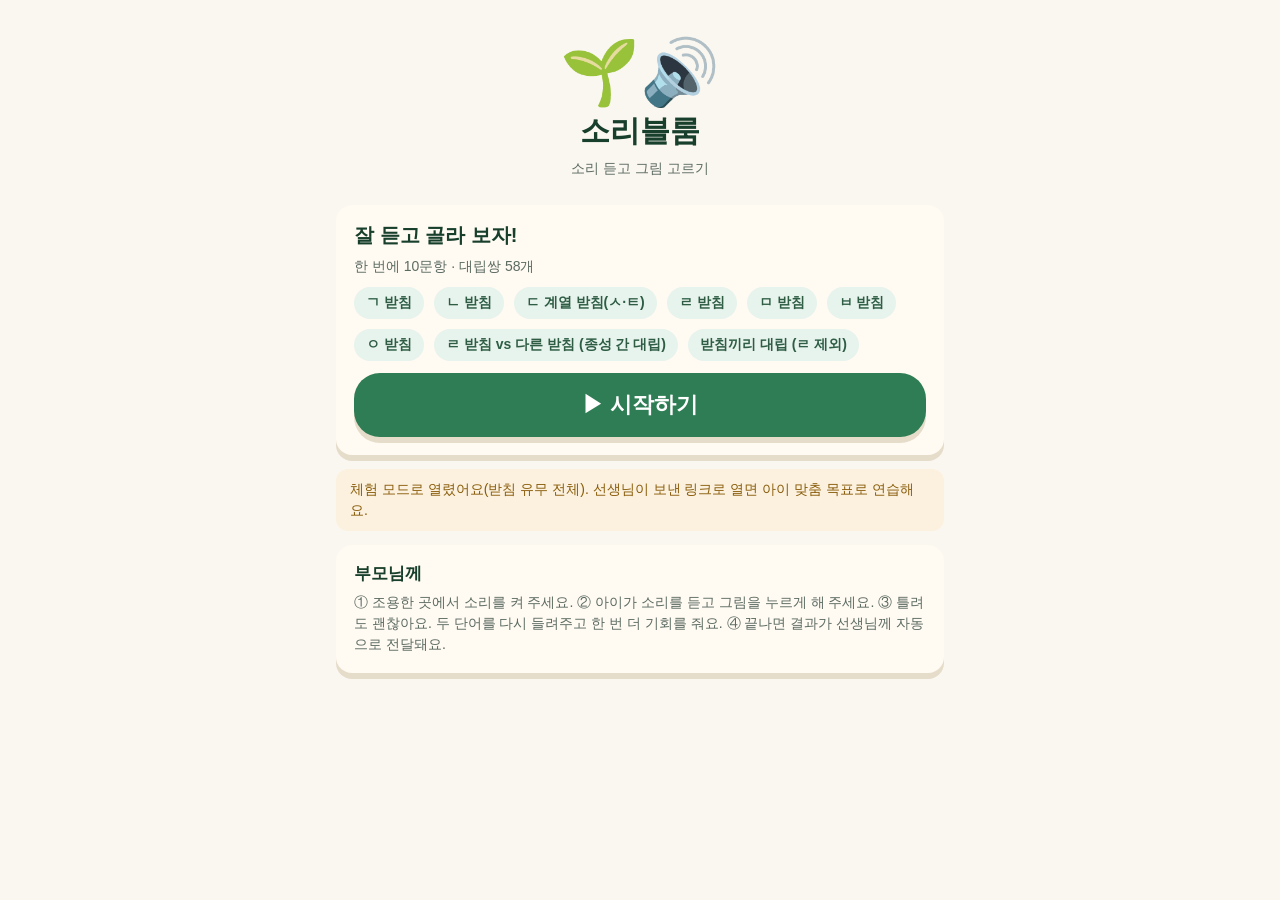
<file: index.html>
<!DOCTYPE html>
<html lang="ko">
<head>
<meta charset="utf-8">
<meta name="viewport" content="width=device-width, initial-scale=1, viewport-fit=cover">
<title>소리블룸 — 소리 듣고 고르기</title>
<meta name="description" content="종성·초성 대립쌍을 듣고 그림을 고르는 조음 변별 홈워크">
<meta name="theme-color" content="#173F2B">
<link rel="manifest" href="manifest.webmanifest">
<link rel="icon" href="favicon.svg" type="image/svg+xml">
<link rel="apple-touch-icon" href="apple-touch-icon.png">
<meta name="apple-mobile-web-app-capable" content="yes">
<meta name="apple-mobile-web-app-status-bar-style" content="black-translucent">
<link rel="stylesheet" href="css/style.css?v=7">
</head>
<body>
<main class="practice">

  <!-- 시작 -->
  <section id="s-start" class="hidden">
    <div class="hero">
      <div class="logo">🌱🔊</div>
      <h1>소리블룸</h1>
      <p class="muted">소리 듣고 그림 고르기</p>
    </div>
    <div class="card">
      <h2 id="greet">잘 듣고 골라 보자!</h2>
      <p id="setinfo" class="muted"></p>
      <div id="targets" class="row" style="margin:8px 0 12px"></div>
      <div id="history"></div>
      <button class="btn big block" id="btn-start">▶ 시작하기</button>
    </div>
    <div id="demo" class="notice hidden">체험 모드로 열렸어요(받침 유무 전체). 선생님이 보낸 링크로 열면 아이 맞춤 목표로 연습해요.</div>
    <div class="card" style="margin-top:14px">
      <h3>부모님께</h3>
      <p class="muted" style="margin:0">① 조용한 곳에서 소리를 켜 주세요. ② 아이가 소리를 듣고 그림을 누르게 해 주세요. ③ 틀려도 괜찮아요. 두 단어를 다시 들려주고 한 번 더 기회를 줘요. ④ 끝나면 결과가 선생님께 자동으로 전달돼요.</p>
    </div>
  </section>

  <!-- 연습 -->
  <section id="s-play" class="hidden">
    <div class="row between" style="margin-bottom:4px">
      <span class="chip wash" id="counter">1 / 10</span>
      <span class="muted">🌱 소리블룸</span>
    </div>
    <div class="progress" id="progress"></div>
    <button class="speaker" id="speaker" aria-label="다시 듣기"></button>
    <div id="break" class="card hidden" style="text-align:center">
      <div style="font-size:56px;line-height:1">🌟</div>
      <h2 id="break-title">벌써 절반 했어요!</h2>
      <p id="break-score" class="muted"></p>
      <p>물 한 모금 마시고, 준비되면 눌러 주세요.</p>
      <button class="btn big" id="btn-continue">▶ 계속하기</button>
    </div>
    <div class="choices" id="choices"></div>
    <div class="hint" id="hint"></div>
  </section>

  <!-- 결과 -->
  <section id="s-end" class="hidden">
    <div class="hero">
      <div class="logo">🎉</div>
      <h1>다 했어요!</h1>
    </div>
    <div class="card">
      <div class="score" id="score">0 / 10</div>
      <div class="stars" id="stars"></div>
      <p id="endmsg" style="text-align:center;font-weight:700;margin-top:8px"></p>
      <table class="pairs" id="pairtable"></table>
      <p class="muted" style="margin-top:6px">처음에 맞힌 수 기준 · (+n)은 다시 듣고 맞힌 수</p>
      <div id="trend-end"></div>
    </div>
    <div id="sync"></div>
    <div class="row center" style="margin-top:16px">
      <button class="btn big" id="btn-again">🔁 한 번 더</button>
      <button class="btn ghost" id="btn-home">처음으로</button>
    </div>
  </section>

</main>
<div class="toast" id="toast"></div>
<script src="js/config.js?v=7"></script>
<script src="js/words.js?v=7"></script>
<script src="js/store.js?v=7"></script>
<script src="js/app.js?v=7"></script>
</body>
</html>
</file>
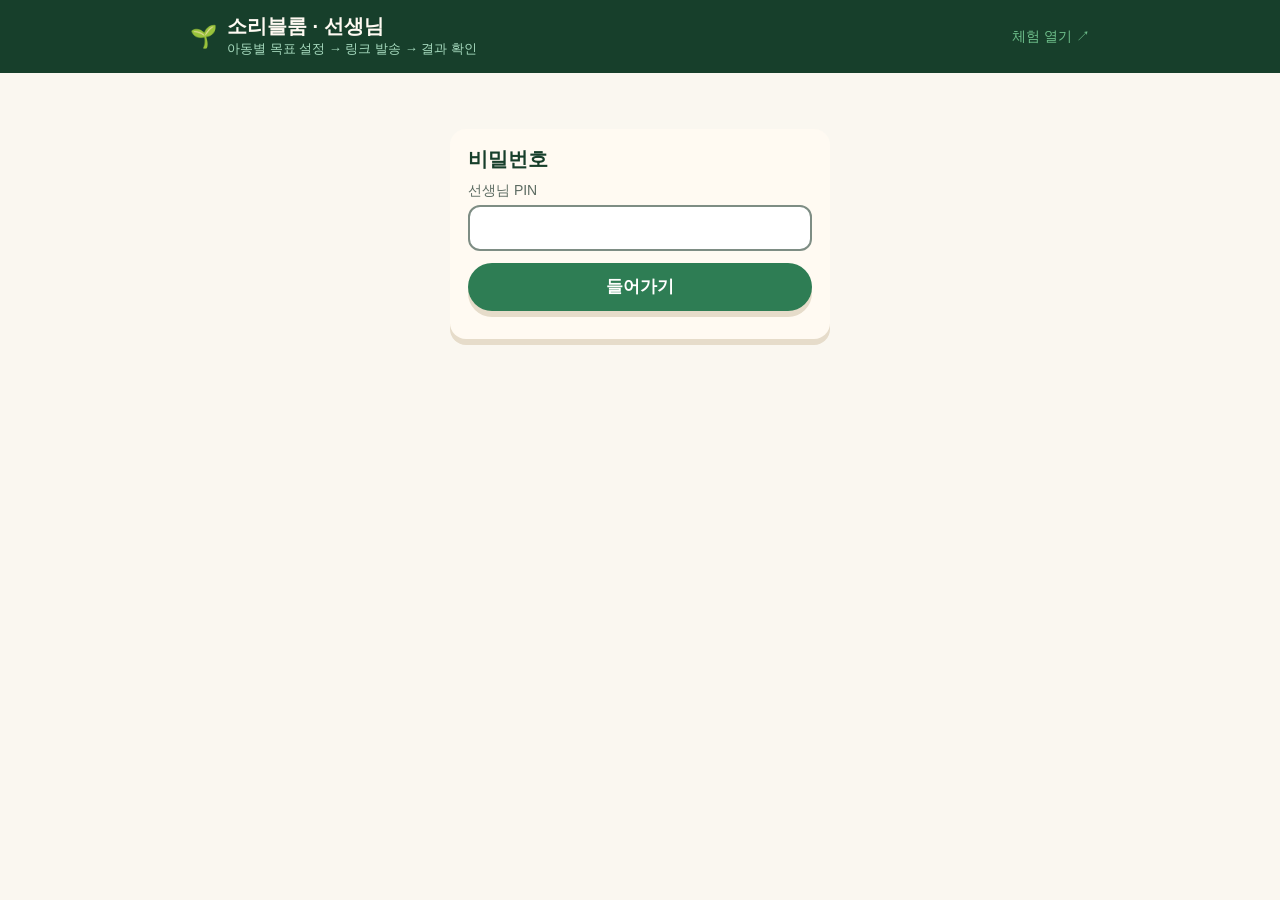
<file: teacher.html>
<!DOCTYPE html>
<html lang="ko">
<head>
<meta charset="utf-8">
<meta name="viewport" content="width=device-width, initial-scale=1">
<title>소리블룸 — 선생님</title>
<meta name="robots" content="noindex">
<meta name="theme-color" content="#173F2B">
<link rel="icon" href="favicon.svg" type="image/svg+xml">
<link rel="stylesheet" href="css/style.css?v=7">
</head>
<body>
<header class="band">
  <div class="inner">
    <span style="font-size:22px">🌱</span>
    <div><h1>소리블룸 · 선생님</h1><div class="sub">아동별 목표 설정 → 링크 발송 → 결과 확인</div></div>
    <span class="spacer"></span>
    <span id="online" class="sub"></span>
    <a href="index.html">체험 열기 ↗</a>
  </div>
</header>

<main class="wrap wide">

  <!-- PIN -->
  <section id="t-pin" class="hidden">
    <div class="card" style="max-width:380px;margin:40px auto">
      <h2>비밀번호</h2>
      <form id="pinform">
        <label class="field"><span>선생님 PIN</span><input type="password" id="pin" inputmode="numeric" autocomplete="off" autofocus></label>
        <button class="btn block" type="submit">들어가기</button>
        <p id="pinerr" class="muted" style="color:var(--danger);margin-top:8px"></p>
      </form>
    </div>
  </section>

  <section id="t-main" class="hidden">
    <div class="tabs">
      <button data-tab="list" class="on">아동 목록</button>
      <button data-tab="new">＋ 새 아동</button>
      <button data-tab="detail" id="tab-detail" class="hidden">상세</button>
    </div>
    <div id="netnotice"></div>

    <!-- 목록 -->
    <div id="tab-list">
      <div class="card white">
        <div class="row between"><h2 style="margin:0">아동 목록</h2><button class="btn ghost sm" id="refresh">새로고침</button></div>
        <div id="children" class="list" style="margin-top:12px"></div>
      </div>
    </div>

    <!-- 새 아동 / 편집 -->
    <div id="tab-new" class="hidden">
      <div class="card white">
        <h2 id="formtitle">새 아동</h2>
        <label class="field"><span>아이 별칭(이름 대신 별칭·이니셜 권장)</span><input type="text" id="nick" placeholder="예: 지후, ㄱㅊㅇ" maxlength="12"></label>
        <div class="row" style="margin-bottom:12px">
          <label class="field" style="flex:1;min-width:140px"><span>한 세트 문항 수</span>
            <select id="n"><option>5</option><option selected>10</option><option>15</option><option>20</option><option>30</option><option>40</option><option>50</option><option>60</option></select></label>
          <label class="chk" style="flex:1"><input type="checkbox" id="retry" checked><span>오답 시 다시 듣고 재시도 1회</span></label>
        </div>
        <label class="field"><span>보기 수(난이도)</span>
          <select id="choices"><option value="2" selected>2택1 — 대립쌍 두 그림</option><option value="3">3택1 — 다른 쌍의 그림 하나 추가(주의력↑)</option></select></label>
        <div class="row" style="margin-bottom:12px">
          <label class="chk" style="flex:1"><input type="checkbox" id="showText" checked><span>그림 아래 글자 표시</span></label>
          <label class="chk" style="flex:1"><input type="checkbox" id="showJamo" checked><span>자모 칩(받침 색 강조) 표시</span></label>
        </div>
        <h3>목표 대립쌍</h3>
        <p class="muted">그룹을 체크하면 그 그룹의 쌍이 모두 선택돼요. 쌍을 개별로 빼거나 넣을 수 있어요.</p>
        <h3 style="margin-top:12px;font-size:15px;color:var(--ink-muted)">초기 변별 · 음절</h3>
        <div id="groups-syl"></div>
        <h3 style="margin-top:12px;font-size:15px;color:var(--ink-muted)">받침(종성) 유무</h3>
        <div id="groups-jong"></div>
        <h3 style="margin-top:12px;font-size:15px;color:var(--ink-muted)">초성 대립</h3>
        <div id="groups-cho"></div>
        <p class="muted" id="selcount"></p>
        <div class="row" style="margin-top:12px">
          <button class="btn" id="save">저장하고 링크 만들기</button>
          <button class="btn ghost" id="cancel">취소</button>
        </div>
      </div>
    </div>

    <!-- 상세 -->
    <div id="tab-detail-body" class="hidden">
      <div class="card white">
        <div class="row between">
          <h2 id="d-title" style="margin:0"></h2>
          <div class="row"><button class="btn ghost sm" id="edit">목표 수정</button><button class="btn ghost sm" id="del" style="color:var(--danger)">삭제</button></div>
        </div>
        <p class="muted" id="d-meta"></p>
        <div id="d-targets" class="row" style="margin:8px 0"></div>
        <h3 style="margin-top:14px">부모님께 보낼 링크</h3>
        <div class="linkbox"><input type="text" id="d-link" readonly><button class="btn sm" id="copy">복사</button></div>
        <div class="row" style="margin-top:8px"><button class="btn ghost sm" id="share">공유…</button><button class="btn ghost sm" id="preview">미리보기 ↗</button><button class="btn ghost sm" id="copymsg">안내 문구 복사</button></div>
        <div class="qr" id="qr"></div>
      </div>
      <div class="card white">
        <div class="row between"><h2 style="margin:0">연습 기록</h2><span class="muted" id="d-count"></span></div>
        <div id="d-trend" class="trend" style="margin:10px 0"></div>
        <h3>대립쌍별 누적 정확도</h3>
        <table class="pairs" id="d-pairs"></table>
        <h3 style="margin-top:14px">세션</h3>
        <div class="sessions" id="d-sessions"></div>
      </div>
    </div>
  </section>
</main>
<div class="toast" id="toast"></div>
<script src="js/qrcode.min.js?v=7"></script>
<script src="js/config.js?v=7"></script>
<script src="js/words.js?v=7"></script>
<script src="js/store.js?v=7"></script>
<script src="js/teacher.js?v=7"></script>
</body>
</html>
</file>
<file: css/style.css>
/* 소리블룸 — Bloom 하우스 톤(크림 캔버스 · 4단 그린 · Tactile Ledge) */
:root {
  --canvas: #FAF7F0; --paper: #FFFAF2; --white: #FFFFFF; --sand: #F1ECE1; --line: #ECE5D8; --border: #7E8D84;
  --sprout: #6DBE8A; --green: #2E7D54; --forest: #2E5D44; --house: #173F2B; --mint: #A8DCC0; --wash: #E7F3ED;
  --ink: #2E5D44; --ink-deep: #173F2B; --ink-warm: #2B2621; --ink-muted: #5C6B62;
  --coral: #F2845C; --coral-wash: #FDE8DC; --peach: #F5C9A8;
  --danger: #B03A2E; --danger-wash: #F8ECE5; --warn-ink: #8A5D0C; --warn-wash: #FBF1DE; --focus: #2B6FFF;
  --ledge: #E6DCCA; --shadow: 0 6px 0 var(--ledge);
  --ease: cubic-bezier(.23, 1, .32, 1);
  --r: 16px; --r-lg: 26px;
  --hl: #A8421F;  /* 대립 자모 강조(깊은 코랄, 텍스트 가능 5.83:1) */
}
* { box-sizing: border-box; -webkit-tap-highlight-color: transparent; }
html, body { margin: 0; padding: 0; }
body {
  background: var(--canvas); color: var(--ink); min-height: 100dvh;
  font-family: "Pretendard Variable", Pretendard, -apple-system, BlinkMacSystemFont, "Apple SD Gothic Neo", "Noto Sans KR", "Malgun Gothic", sans-serif;
  font-size: 17px; line-height: 1.5; -webkit-font-smoothing: antialiased;
}
button, input, select { font: inherit; color: inherit; }
button { cursor: pointer; border: 0; background: none; }
h1, h2, h3 { color: var(--ink-deep); margin: 0 0 8px; line-height: 1.25; }
h1 { font-size: 26px; } h2 { font-size: 20px; } h3 { font-size: 17px; }
p { margin: 0 0 10px; }
.muted { color: var(--ink-muted); font-size: 14px; }
.hidden { display: none !important; }
:focus-visible { outline: 3px solid var(--focus); outline-offset: 2px; box-shadow: 0 0 0 5px var(--canvas); }

.wrap { max-width: 560px; margin: 0 auto; padding: 16px; }
.wrap.wide { max-width: 900px; }

/* 상단 밴드 */
.band { background: var(--house); color: var(--paper); padding: 14px 16px; }
.band .inner { max-width: 900px; margin: 0 auto; display: flex; align-items: center; gap: 10px; }
.band h1 { color: var(--paper); font-size: 20px; margin: 0; }
.band .sub { color: var(--mint); font-size: 13px; }
.band .spacer { flex: 1; }
.band a { color: var(--sprout); text-decoration: none; font-size: 14px; }

/* 카드 · 버튼 */
.card { background: var(--paper); border-radius: var(--r); padding: 18px; box-shadow: var(--shadow); margin-bottom: 14px; }
.card.white { background: var(--white); }
.btn {
  display: inline-flex; align-items: center; justify-content: center; gap: 8px; min-height: 48px; padding: 0 22px;
  border-radius: 999px; background: var(--green); color: #fff; font-weight: 700; font-size: 17px;
  box-shadow: var(--shadow); transition: transform .12s var(--ease), box-shadow .12s var(--ease);
}
.btn:active { transform: translateY(4px); box-shadow: 0 2px 0 var(--ledge); }
.btn.big { min-height: 64px; font-size: 22px; padding: 0 34px; border-radius: var(--r-lg); }
.btn.ghost { background: var(--paper); color: var(--forest); border: 2px solid var(--border); box-shadow: none; }
.btn.ghost:active { transform: none; }
.btn.sm { min-height: 40px; font-size: 15px; padding: 0 16px; }
.btn.danger { background: var(--danger); }
.btn:disabled { opacity: .5; pointer-events: none; }
.btn.block { width: 100%; }
.row { display: flex; gap: 10px; flex-wrap: wrap; align-items: center; }
.row.between { justify-content: space-between; }
.row.center { justify-content: center; }
.stack { display: flex; flex-direction: column; gap: 10px; }

/* 입력 */
label.field { display: block; margin-bottom: 12px; }
label.field > span { display: block; font-size: 14px; color: var(--ink-muted); margin-bottom: 4px; }
input[type=text], input[type=password], input[type=number], select {
  width: 100%; min-height: 46px; padding: 8px 12px; border: 2px solid var(--border); border-radius: 12px; background: var(--white);
}
.chk { display: flex; align-items: center; gap: 10px; min-height: 44px; padding: 6px 10px; border-radius: 12px; cursor: pointer; }
.chk:hover { background: var(--wash); }
.chk input { width: 22px; height: 22px; accent-color: var(--green); }
.chk .desc { color: var(--ink-muted); font-size: 13px; }
.chip { display: inline-flex; align-items: center; min-height: 32px; padding: 0 12px; border-radius: 999px; background: var(--mint); color: var(--forest); font-size: 14px; font-weight: 600; }
.chip.warn { background: var(--warn-wash); color: var(--warn-ink); }
.chip.danger { background: var(--danger-wash); color: var(--danger); }
.chip.wash { background: var(--wash); }

/* ===== 연습 화면 ===== */
.practice { max-width: 640px; margin: 0 auto; padding: 12px 16px 24px; }
.progress { display: flex; flex-wrap: wrap; gap: 6px; justify-content: center; margin: 6px 0 14px; }
.progress.many { gap: 4px; }
.progress.many i { width: 10px; height: 10px; }
.progress i { width: 14px; height: 14px; border-radius: 50%; background: var(--sand); border: 2px solid var(--line); }
.progress i.ok { background: var(--green); border-color: var(--green); }
.progress i.half { background: var(--sprout); border-color: var(--sprout); }
.progress i.bad { background: var(--coral); border-color: var(--coral); }
.progress i.cur { border-color: var(--forest); transform: scale(1.25); }

.speaker {
  display: flex; align-items: center; justify-content: center; gap: 10px; margin: 0 auto 16px; width: 100%; max-width: 320px; min-height: 72px;
  background: var(--house); color: var(--paper); border-radius: var(--r-lg); font-size: 22px; font-weight: 800; box-shadow: 0 6px 0 #0F2A1D;
  transition: transform .12s var(--ease), box-shadow .12s var(--ease);
}
.speaker:active, .speaker.playing { transform: translateY(4px); box-shadow: 0 2px 0 #0F2A1D; }
.speaker svg { width: 34px; height: 34px; }
.speaker.playing svg { animation: pulse .6s infinite alternate; }
@keyframes pulse { to { transform: scale(1.18); } }

.choices { display: grid; grid-template-columns: 1fr 1fr; gap: 14px; }
.choices.three { grid-template-columns: 1fr 1fr 1fr; gap: 8px; }
.choices.three .choice { padding: 8px 4px 10px; border-width: 3px; }
.choices.three .choice .word { font-size: 28px; }
.choices.three .choice .word.long { font-size: 20px; }
.choices.three .choice .pic { font-size: 48px; }
.choices.three .choice .jamo i { min-width: 22px; height: 26px; line-height: 22px; font-size: 15px; padding: 0 3px; }
.choice {
  background: var(--paper); border-radius: var(--r-lg); padding: 12px 10px 14px; box-shadow: var(--shadow); text-align: center;
  border: 4px solid transparent; transition: transform .12s var(--ease), box-shadow .12s var(--ease), border-color .2s;
  display: flex; flex-direction: column; align-items: center; gap: 8px; min-height: 96px;
}
.choice:active { transform: translateY(4px); box-shadow: 0 2px 0 var(--ledge); }
.choice .pic { width: 100%; aspect-ratio: 1; border-radius: 18px; background: var(--white); display: flex; align-items: center; justify-content: center; overflow: hidden; font-size: 72px; line-height: 1; }
.choice .pic img { width: 100%; height: 100%; object-fit: cover; display: block; }
.choice .pic .num { font-size: 96px; font-weight: 900; color: var(--house); }
.choice .word { font-size: 40px; font-weight: 900; color: var(--ink-deep); letter-spacing: 1px; }
.choice .jamo { display: flex; gap: 10px; justify-content: center; flex-wrap: wrap; }
.choice .jamo .syl { display: flex; gap: 3px; }
.choice .word.long { font-size: 34px; }
.choice .jamo i { font-style: normal; min-width: 30px; height: 34px; line-height: 30px; padding: 0 6px; border-radius: 9px; background: var(--sand); color: var(--ink-muted); font-size: 20px; font-weight: 800; border: 2px solid var(--line); }
.choice .jamo i.hl { background: var(--coral-wash); color: var(--hl); border-color: var(--coral); }
.choice .jamo i.none { background: transparent; border-style: dashed; color: var(--border); }
.choice.correct { border-color: var(--green); background: var(--wash); }
.choice.wrong { border-color: var(--danger); background: var(--danger-wash); animation: shake .4s; }
.choice.listen { border-color: var(--sprout); }
.choice.dim { opacity: .55; }
.choice.locked { pointer-events: none; }
@keyframes shake { 0%,100% { transform: translateX(0) } 25% { transform: translateX(-8px) } 75% { transform: translateX(8px) } }
.hint { text-align: center; min-height: 28px; margin-top: 12px; font-weight: 700; color: var(--forest); font-size: 18px; }
.hint.good { color: var(--green); } .hint.bad { color: var(--danger); }
.replay-row { display: flex; justify-content: center; gap: 10px; margin-top: 12px; }

/* 시작·결과 */
.hero { text-align: center; padding: 28px 12px 16px; }
.hero .logo { font-size: 64px; line-height: 1; margin-bottom: 8px; }
.hero h1 { font-size: 30px; }
.score { font-size: 52px; font-weight: 900; color: var(--house); text-align: center; line-height: 1; margin: 8px 0; }
.stars { text-align: center; font-size: 36px; letter-spacing: 4px; }
table.pairs { width: 100%; border-collapse: collapse; font-size: 15px; background: var(--white); border-radius: 12px; overflow: hidden; }
table.pairs th, table.pairs td { padding: 8px 10px; text-align: left; border-bottom: 1px solid var(--line); }
table.pairs th { background: var(--sand); color: var(--ink-deep); font-size: 13px; }
table.pairs td.num { text-align: right; font-variant-numeric: tabular-nums; }
.bar { height: 10px; background: var(--sand); border-radius: 999px; overflow: hidden; }
.bar b { display: block; height: 100%; background: var(--green); }
.bar.low b { background: var(--coral); }

/* 선생님 화면 */
.tabs { display: flex; gap: 6px; margin: 12px 0; flex-wrap: wrap; }
.tabs button { min-height: 42px; padding: 0 16px; border-radius: 999px; background: var(--sand); color: var(--forest); font-weight: 700; }
.tabs button.on { background: var(--green); color: #fff; }
.list { display: flex; flex-direction: column; gap: 8px; }
.item { display: flex; align-items: center; gap: 10px; padding: 12px 14px; background: var(--white); border-radius: 12px; border: 1px solid var(--line); cursor: pointer; }
.item:hover { background: var(--wash); }
.item .grow { flex: 1; min-width: 0; }
.item .title { font-weight: 700; color: var(--ink-deep); }
.item .meta { font-size: 13px; color: var(--ink-muted); }
.linkbox { display: flex; gap: 8px; align-items: stretch; }
.linkbox input { flex: 1; font-size: 14px; }
.qr { display: flex; justify-content: center; margin: 12px 0; }
.qr canvas, .qr img { border-radius: 12px; background: #fff; padding: 8px; }
.group-box { border: 1px solid var(--line); border-radius: 12px; padding: 6px 8px; margin-bottom: 8px; background: var(--white); }
.group-box .pairs { display: flex; flex-wrap: wrap; gap: 4px; padding: 0 8px 8px 42px; }
.group-box .pairs label { display: inline-flex; align-items: center; gap: 4px; font-size: 14px; padding: 4px 8px; border-radius: 8px; background: var(--sand); cursor: pointer; }
.group-box .pairs input { accent-color: var(--green); }
.sessions { display: flex; flex-direction: column; gap: 6px; }
.session { display: grid; grid-template-columns: auto 1fr auto; gap: 10px; align-items: center; padding: 10px 12px; background: var(--white); border-radius: 12px; border: 1px solid var(--line); font-size: 15px; }
.session .pct { font-weight: 800; color: var(--house); font-variant-numeric: tabular-nums; }
.trend { display: flex; align-items: flex-end; gap: 4px; height: 110px; padding: 8px; background: var(--paper); border-radius: 12px; }
.trend b { flex: 1; background: var(--green); border-radius: 4px 4px 0 0; min-width: 6px; position: relative; }
.trend b.low { background: var(--coral); }
.trend .tcol { flex: 1; display: flex; flex-direction: column; align-items: center; justify-content: flex-end; height: 100%; gap: 2px; }
.trend .tcol b { width: 70%; min-height: 4px; }
.trend .tcol b.now { outline: 3px solid var(--house); outline-offset: 1px; }
.trend .tv { font-size: 11px; color: var(--ink-muted); font-variant-numeric: tabular-nums; }
.trend .td { font-size: 10px; color: var(--ink-muted); }
.toast { position: fixed; left: 50%; bottom: 24px; transform: translateX(-50%); background: var(--house); color: var(--paper); padding: 10px 18px; border-radius: 999px; font-size: 15px; opacity: 0; transition: opacity .2s; pointer-events: none; z-index: 9; }
.toast.on { opacity: 1; }
.notice { background: var(--warn-wash); color: var(--warn-ink); border-radius: 12px; padding: 10px 14px; font-size: 14px; }
.notice.ok { background: var(--wash); color: var(--forest); }

@media (max-width: 380px) {
  .choice .word { font-size: 32px; }
  .choice .pic { font-size: 56px; }
}
@media (prefers-reduced-motion: reduce) { * { animation: none !important; transition: none !important; } }

/* 음절 세기 */
.choices.count { grid-template-columns: 1fr 1fr 1fr; gap: 10px; }
.count-target { grid-column: 1 / -1; display: flex; flex-direction: column; align-items: center; gap: 6px; background: var(--paper); border-radius: var(--r-lg); padding: 12px; box-shadow: var(--shadow); }
.count-target .pic { width: 52%; aspect-ratio: 1; border-radius: 18px; background: var(--white); display: flex; align-items: center; justify-content: center; overflow: hidden; font-size: 72px; }
.count-target .pic img { width: 100%; height: 100%; object-fit: cover; }
.count-target .pic .num { font-size: 96px; font-weight: 900; color: var(--house); }
.count-target .word { font-size: 36px; font-weight: 900; color: var(--ink-deep); letter-spacing: 6px; }
.claps { min-height: 36px; font-size: 30px; letter-spacing: 6px; }
.choice.cnt { min-height: 110px; justify-content: center; }
.choice.cnt .dots { display: flex; gap: 6px; justify-content: center; min-height: 26px; }
.choice.cnt .dots i { width: 22px; height: 22px; border-radius: 50%; background: var(--green); }
.choice.cnt .cnum { font-size: 22px; font-weight: 800; color: var(--ink-deep); }
</file>
